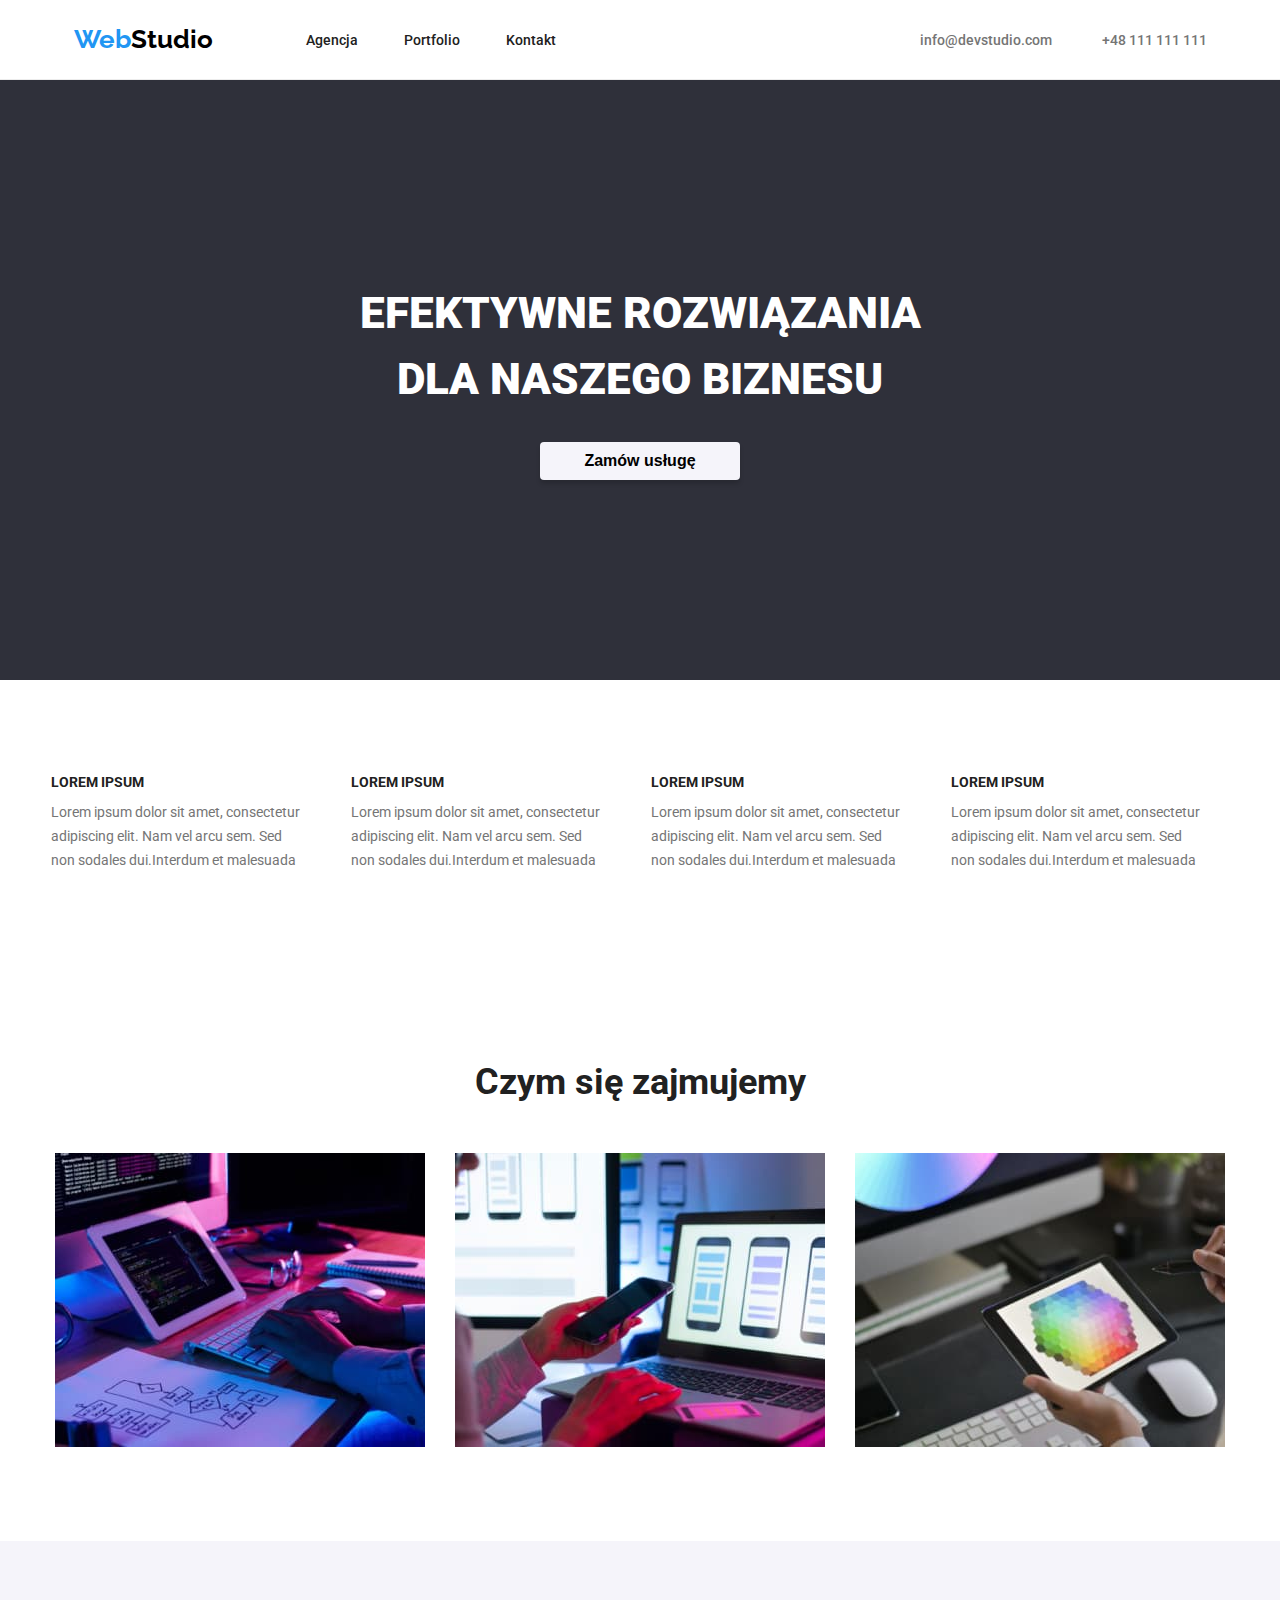
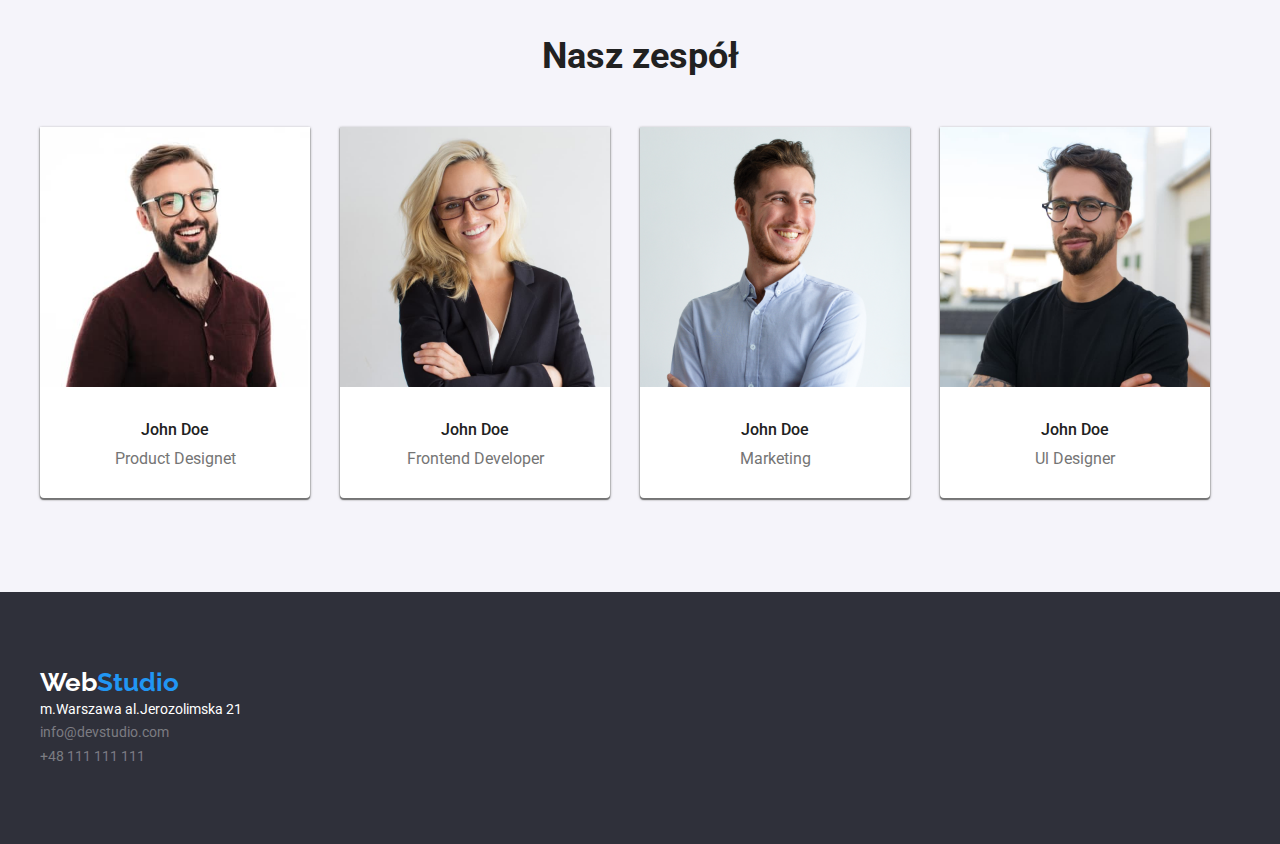
<file: index.html>
<!doctype html>
<html lang="en">

<head>
    <title>Zadanie domowe</title>
    <meta name="description" content="Zadanie domowe">
    <meta charset="utf-8">
    <link rel="stylesheet" href="css/styles.css">
    <link rel="preconnect" href="https://fonts.googleapis.com">
    <link rel="preconnect" href="https://fonts.gstatic.com" crossorigin>
    <link rel="stylesheet" href="https://cdnjs.cloudflare.com/ajax/libs/modern-normalize/1.1.0/modern-normalize.min.css"
        integrity="sha512-wpPYUAdjBVSE4KJnH1VR1HeZfpl1ub8YT/NKx4PuQ5NmX2tKuGu6U/JRp5y+Y8XG2tV+wKQpNHVUX03MfMFn9Q=="
        crossorigin="anonymous" referrerpolicy="no-referrer">

    <link
        href="https://fonts.googleapis.com/css2?family=Raleway:wght@700&family=Roboto:wght@400;500;700;900&display=swap"
        rel="stylesheet">
</head>

<body>
    <header class="header">
        <div class="logo-header">
            <a class="link-black" href="./index.html"><span class="blue-font">Web</span>Studio</a>
        </div>
        <nav>
            <ul class="site-nav">
                <li><a class="agency" href="./index.html" target="_blank">Agencja</a></li>
                <li><a class="portfolio" href="./portfolio.html" target="_blank">Portfolio</a></li>
                <li><a class="contact" href="./Kontakt" target="_blank">Kontakt</a>
            </ul>
        </nav>
        <ul class="connect">
            <li><a class="mailto" href="/mailto:info@devstudio.com">info@devstudio.com</a></li>
            <li><a class="number" href="/tel:48111111111">+48 111 111 111</a>
        </ul>
    </header>

    <main>

        <div class="border-heading">

            <h1 class="main-title">EFEKTYWNE ROZWIĄZANIA<br>DLA NASZEGO BIZNESU</h1>

            <button class="bg" type="button">Zamów usługę</button>

        </div>
        <div class="container">
            <section class="section">

                <article class="article-lorem">


                    <div class="card">
                        <h5 class="text-title">Lorem ipsum</h5>
                        <h6 class="article-text">Lorem ipsum dolor sit amet, consectetur<br>adipiscing elit. Nam vel
                            arcu sem.
                            Sed<br>non sodales dui.Interdum et malesuada
                        </h6>
                    </div>
                    <div class="card">
                        <h5 class="text-title">Lorem ipsum</h5>
                        <h6 class="article-text">Lorem ipsum dolor sit amet, consectetur<br>adipiscing elit. Nam vel
                            arcu sem.
                            Sed<br>non sodales dui.Interdum et
                            malesuada
                        </h6>
                    </div>
                    <div class="card">
                        <h5 class="text-title">Lorem ipsum
                        </h5>
                        <h6 class="article-text">Lorem ipsum dolor sit amet, consectetur<br>adipiscing elit. Nam vel
                            arcu sem.
                            Sed<br>non sodales dui.Interdum et
                            malesuada
                        </h6>
                    </div>
                    <div class="card">
                        <h5 class="text-title">Lorem ipsum
                        </h5>
                        <h6 class="article-text">Lorem ipsum dolor sit amet, consectetur<br>adipiscing elit. Nam vel
                            arcu sem.
                            Sed<br>non sodales dui.Interdum et malesuada
                        </h6>
                    </div>

                </article>
            </section>
        </div>
        <div class="container">
            <section class="section">
                <h2 class="work"> Czym się zajmujemy
                </h2>
                <div class="product">
                    <img alt="someone is programming something on the computer" src="images/programing.jpg" width="370"
                        height="294">
                    <img alt="someone is creating phone apps" src="images/application.jpg" width="370" height="294">
                    <img alt="someone is testing apps on a tablet" src="images/test.jpg" width="370" height="294">
                </div>
            </section>
        </div>

        <section class="team-background section">
            <div class="container">
                <h2 class="team">Nasz zespół</h2>
                <div class="team-gallery">
                    <div class="figure-johndoe">
                        <figure>
                            <img alt="John Doe Product Designet" src="images/productdisainer.jpg" width="270" height="260">
                            <figcaption>
                                <ul class="johndoe-list">
                                    <li class="name-john">John Doe</li>
                                    <li class="professional-position">Product Designet</li>
                                </ul>
                            </figcaption>
                        </figure>
                    </div>
                    <div class="figure-johndoe">
                        <figure>
                            <img class="img-margin" alt="John Doe Frontend Developer" src="images/frontenddeveloper.jpg" width="270"
                                height="260">
                            <figcaption>
                                <ul class="johndoe-list">
                                    <li class="name-john">John Doe</li>
                                    <li class="professional-position">Frontend Developer</li>
                                </ul>
                            </figcaption>
                        </figure>
                    </div>
                    <div class="figure-johndoe">
                        <figure>
                            <img alt="John Doe Marketing" src="images/marketing.jpg" width="270" height="260">
                            <figcaption>
                                <ul class="johndoe-list">
                                    <li class="name-john">John Doe</li>
                                    <li class="professional-position">Marketing</li>
                                </ul>
                            </figcaption>
                        </figure>
                    </div>
                    <div class="figure-johndoe">
                        <figure>
                            <img alt="John Doe Ul Designer" src="images/uldesigner.jpg" width="270" height="260">
                            <figcaption>
                                <ul class="johndoe-list">
                                    <li class="name-john">John Doe</li>
                                    <li class="professional-position">Ul Designer</li>
                                </ul>
                            </figcaption>
                        </figure>
                    </div>
                </div>
            </div>
        </section>


    </main>
    <footer class="footer">
        <div class="container">
            <div class="footer-logo">
                <a class="link-white" href="./index.html">Web<span class="blue-font">Studio</span></a>
            </div>
            <address class="address">m.Warszawa al.Jerozolimska 21</address>
            <ul class="footer-link">
                <li><a class="mail" href="/mailto:info@devstudio.com">info@devstudio.com</a></li>
                <li><a class="tel" href="/tel:48111111111">+48 111 111 111</a></li>
            </ul>
        </div>
    </footer>
</body>

</html>
</file>
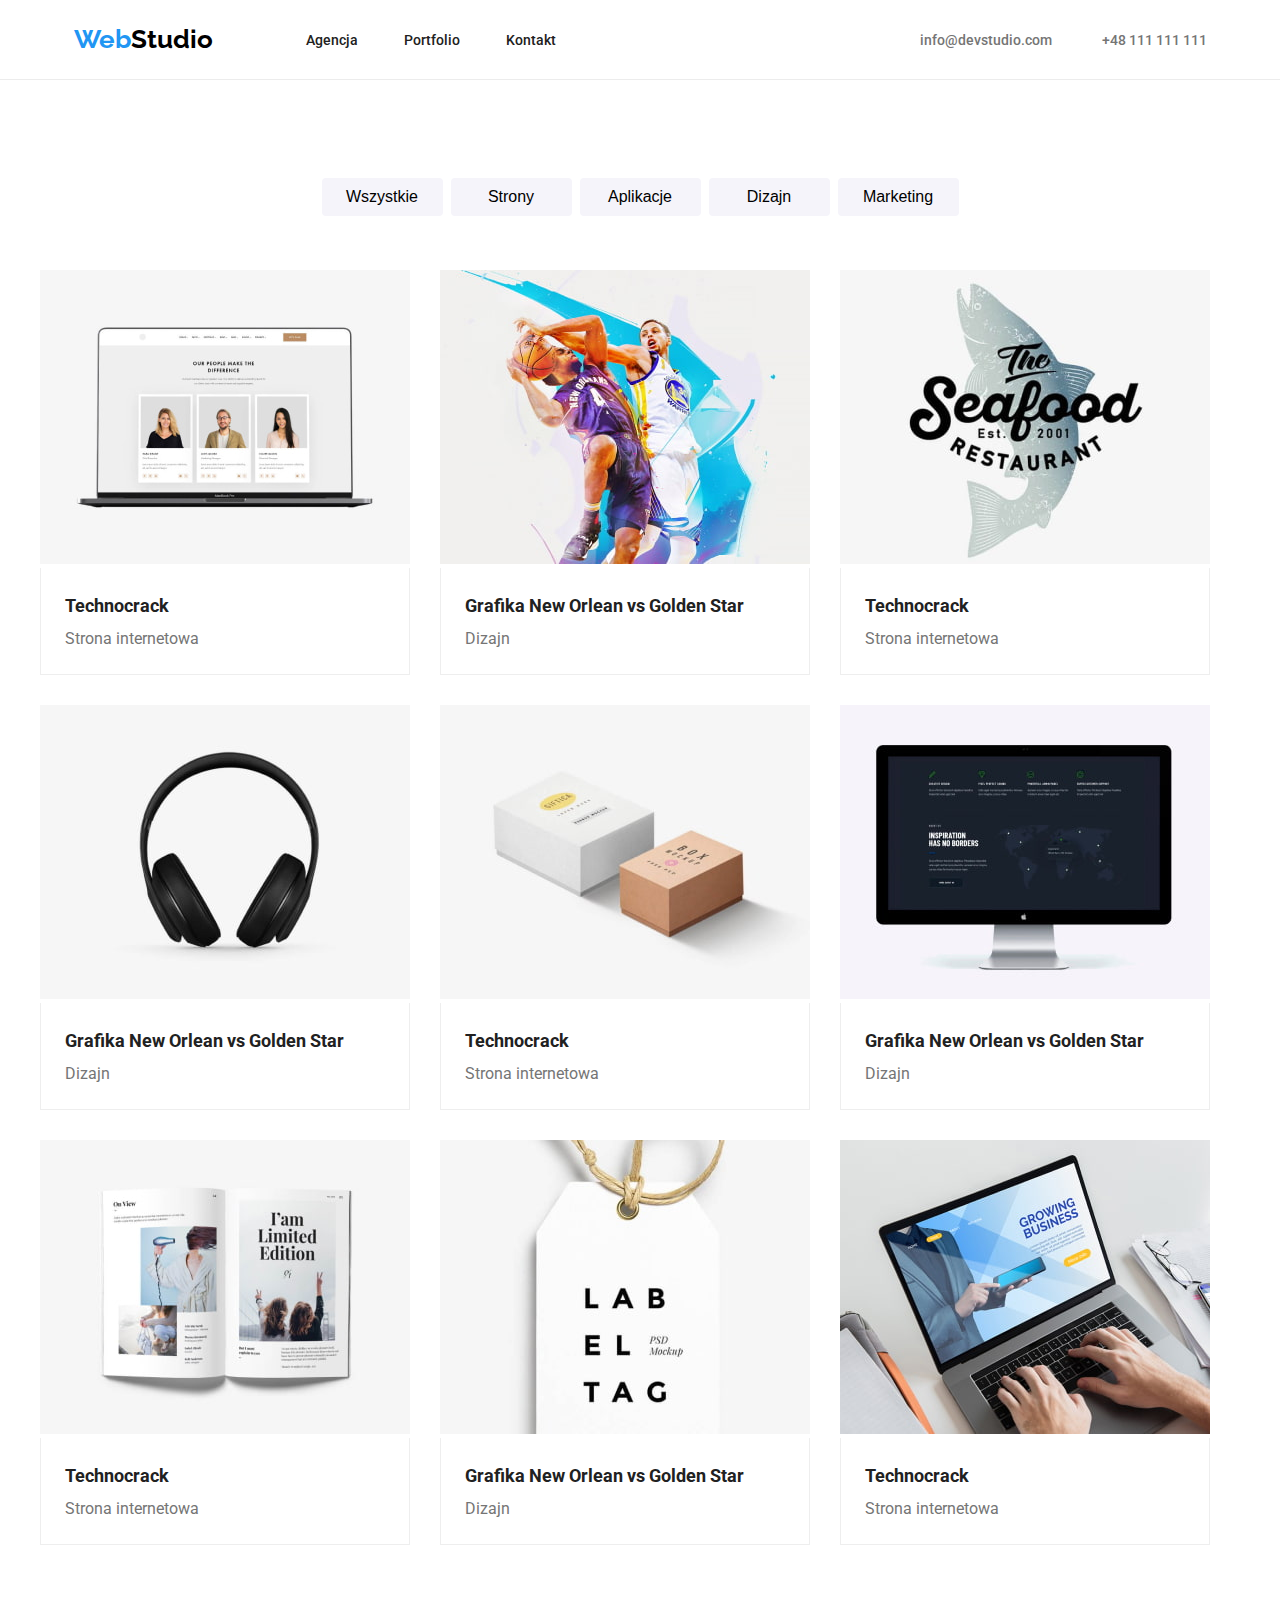
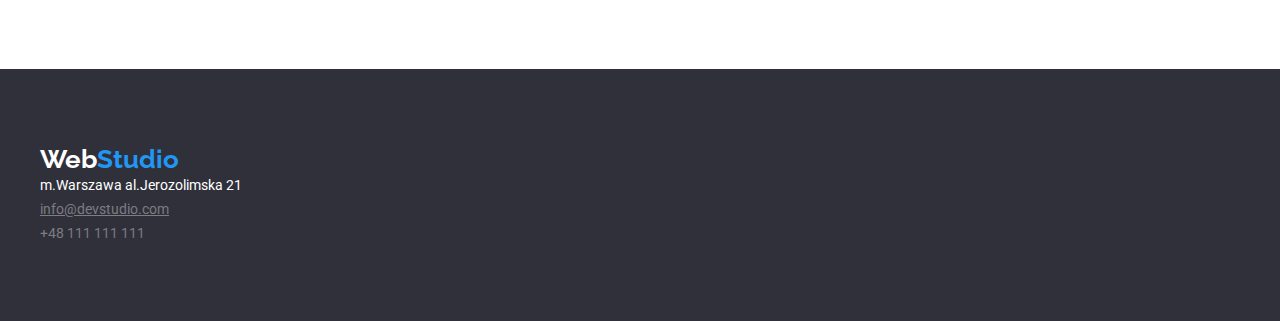
<file: portfolio.html>
<!doctype html>
<html lang="en">

<head>
    <title>Portfolio</title>
    <meta name="description" content="portfolio">
    <meta charset="utf-8">
    <link rel="stylesheet" href="css/styles.css">
    <link rel="preconnect" href="https://fonts.googleapis.com">
    <link rel="preconnect" href="https://fonts.gstatic.com" crossorigin>
    <link rel="stylesheet" href="https://cdnjs.cloudflare.com/ajax/libs/modern-normalize/1.1.0/modern-normalize.min.css"
        integrity="sha512-wpPYUAdjBVSE4KJnH1VR1HeZfpl1ub8YT/NKx4PuQ5NmX2tKuGu6U/JRp5y+Y8XG2tV+wKQpNHVUX03MfMFn9Q=="
        crossorigin="anonymous" referrerpolicy="no-referrer">

    <link
        href="https://fonts.googleapis.com/css2?family=Raleway:wght@700&family=Roboto:wght@400;500;700;900&display=swap"
        rel="stylesheet">
</head>

<body>
    <header class="header">
        <div class="logo-header">
            <a class="link-black" href="./index.html"><span class="blue-font">Web</span>Studio</a>
        </div>
        <nav>
            <ul class="site-nav">
                <li><a class="agency" href="./index.html">Agencja</a></li>
                <li><a class="portfolio" href="./portfolio.html">Portfolio</a></li>
                <li><a class="contact" href="/Kontakt">Kontakt</a>
            </ul>
        </nav>
        <ul class="connect">
            <li><a class="mailto" href="/mailto:info@devstudio.com">info@devstudio.com</a></li>
            <li><a class="number" href="/tel:48111111111">+48 111 111 111</a>
        </ul>
    </header>

    <main>
        <section class="section">
            <div class="container">
                <ul class="button-rectangle">
                    <li><button class="rectangle" type="button">Wszystkie</button></li>
                    <li><button class="rectangle" type="button">Strony</button></li>
                    <li><button class="rectangle" type="button">Aplikacje</button></li>
                    <li><button class="rectangle" type="button">Dizajn</button></li>
                    <li><button class="rectangle" type="button">Marketing</button></li>
                </ul>

                <div class="gallery-figure">
                    <div class="figure">
                        <figure>
                            <img alt="Technocrack Strona internetowa" src="images/Technocrack.jpg" width="370"
                                height="294">
                            <figcaption>
                                <ul class="border-text">
                                    <li class="project-title">Technocrack</li>
                                    <li class="description">Strona internetowa</li>
                                </ul>
                            </figcaption>
                        </figure>
                    </div>
                    <div class="figure">
                        <figure>
                            <img alt="Grafika New Orlean vs Golden Star" src="images/dizajn.jpg" width="370"
                                height="294">
                            <figcaption>
                                <ul class="border-text">
                                    <li class="project-title">Grafika New Orlean vs Golden Star</li>
                                    <li class="description">Dizajn</li>
                                </ul>
                            </figcaption>
                        </figure>
                    </div>
                    <div class="figure">
                        <figure>
                            <img alt="Restauracja Seafood" src="images/seafoodrestaurant.jpg" width="370"
                                height="294">
                            <figcaption>
                                <ul class="border-text">
                                    <li class="project-title">Technocrack</li>
                                    <li class="description">Strona internetowa</li>
                                </ul>
                            </figcaption>
                        </figure>
                    </div>
                    <div class="figure">
                        <figure>
                            <img alt="project prime" src="images/projectprime.jpg" width="370" height="294">
                            <figcaption>
                                <ul class="border-text">
                                    <li class="project-title">Grafika New Orlean vs Golden Star</li>
                                    <li class="description">Dizajn</li>
                                </ul>
                            </figcaption>
                        </figure>
                    </div>
                    <div class="figure">
                        <figure>
                            <img alt="project box" src="images/projectbox.jpg" width="370" height="294">
                            <figcaption>
                                <ul class="border-text">
                                    <li class="project-title">Technocrack</li>
                                    <li class="description">Strona internetowa</li>
                                </ul>
                            </figcaption>
                        </figure>
                    </div>
                    <div class="figure">
                        <figure>
                            <img alt="inspiration" src="images/inspiration.jpg" width="370" height="294">
                            <figcaption>
                                <ul class="border-text">
                                    <li class="project-title">Grafika New Orlean vs Golden Star</li>
                                    <li class="description">Dizajn</li>
                                </ul>
                            </figcaption>
                        </figure>
                    </div>
                    <div class="figure">
                        <figure>
                            <img alt="magazin limited" src="images/magazinlimited.jpg" width="370" height="294">
                            <figcaption>
                                <ul class="border-text">
                                    <li class="project-title">Technocrack</li>
                                    <li class="description">Strona internetowa</li>
                                </ul>
                            </figcaption>
                        </figure>
                    </div>
                    <div class="figure">
                        <figure>
                            <img alt="project lab" src="images/projectlab.jpg" width="370" height="294">
                            <figcaption>
                                <ul class="border-text">
                                    <li class="project-title">Grafika New Orlean vs Golden Star</li>
                                    <li class="description">Dizajn</li>
                                </ul>
                            </figcaption>
                        </figure>
                    </div>
                    <div class="figure">
                        <figure>
                            <img alt="growing bisness" src="images/growingbisness.jpg" width="370" height="294">
                            <figcaption>
                                <ul class="border-text">
                                    <li class="project-title">Technocrack</li>
                                    <li class="description">Strona internetowa</li>
                                </ul>
                            </figcaption>
                        </figure>
                    </div>
                </div>
            </div>
        </section>
    </main>


    <footer class="footer">
        <div class="container">
            <div class="footer-logo">
                <a class="link-white" href="./index.html">Web<span class="blue-font">Studio</span></a>
            </div>
            <address class="address">m.Warszawa al.Jerozolimska 21</address>
            <ul class="footer-link">
                <li><a class="mail-portfolio" href="/mailto:info@devstudio.com">info@devstudio.com</a></li>
                <li><a class="tel" href="/tel:48111111111">+48 111 111 111</a></li>
            </ul>
        </div>
    </footer>

</body>

</html>
</file>
<file: css/styles.css>
body {
    font-family: 'Roboto', 'Raleway', sans-serif;
    color: #757575;
}

* {
    margin: 0;
    padding: 0;
}

ul {
    list-style: none;
    align-items: center;
    justify-content: center;
}

.card h5 {
    margin-bottom: 10px;
}

h5 {
    margin-right: 30px;
}

h6 {
    margin-right: 30px;
}

h2 {
    margin-bottom: 50px;
}

.container {
    width: 1200px;
    margin: auto;
}

.section {
    padding: 94px 0px;
}

.header {
    display: flex;
    justify-content: center;
    align-items: center;
    border-bottom: 1px solid #ececec;
}

.logo-header {
    font-size: 26px;
    font-weight: 700;
    font-family: 'Raleway', sans-serif;
    line-height: 1.17;
    margin-right: 93px;
    padding-bottom: 25px;
    padding-top: 24px;

}

.footer-logo {
    font-size: 26px;
    font-weight: 700;
    font-family: 'Raleway', sans-serif;
    line-height: 1.17;
}

.blue-font {
    color: #2196f3;
}

.link-black:hover {
    color: #2196F3;
}

.link-black {
    color: #000000;
    text-decoration: none;
}

.link-white:hover {
    color: #2196F3;
}

.link-white {
    color: #ffff;
    text-decoration: none;
}

.site-nav {
    display: flex;
    font-size: 14px;
    font-weight: 500;
    line-height: 1.17;

}

.agency {
    color: #212121;
    text-decoration: none;
    margin-right: 46px;
}

.agency:hover {
    color: #2196F3;
}

.portfolio {
    color: #212121;
    text-decoration: none;
    margin-right: 46px;
}

.portfolio:hover {
    color: #2196F3;
}

.contact {
    color: #212121;
    text-decoration: none;
    margin-right: 364px;
}

.contact:hover {
    color: #2196F3;
}

.project-title {
    font-size: 18px;
    font-weight: 700;
    line-height: 2.00;
    color: #212121;
}

.description {
    font-size: 16px;
    line-height: 1.87;
    color: #757575;
}

.connect {
    display: flex;
    justify-content: space-between;
    font-size: 14px;
    font-weight: 500;
    line-height: 1.17;
    color: #212121;
}

.mailto {
    color: #757575;
    text-decoration: none;
    margin-right: 50px;
}

.mailto:hover {
    color: #2196F3;
}

.number {
    color: #757575;
    text-decoration: none;

}

.number:hover {
    color: #2196F3;
}

.border-heading {
    display: flex;
    flex-direction: column;
    justify-content: center;
    background-color: #2F303A;
    height: 600px;
    left: 0px;
    top: 80px;
    border-radius: 0px;
}

.main-title {
    font-size: 44px;
    font-weight: 900;
    line-height: 1.5;
    text-align: center;
    margin-top: 200px;
    color: #ffff
}


.bg {

    background-color: #F5F4FA;
    border: none;
    cursor: pointer;
    margin-top: 30px;
    margin-right: auto;
    margin-bottom: 200px;
    margin-left: auto;
    height: 50px;
    width: 200px;
    border-radius: 4px;
    font-size: 16px;
    font-weight: 700;
    line-height: 1.87;
    box-shadow: 0px 4px 4px rgba(0, 0, 0, 0.15);

}

.bg:hover {
    background-color: #2196F3;
    font-size: 16px;
    font-weight: 700;
    color: #ffff;
}

.article-lorem {
    display: flex;
    justify-content: space-around;

}

.product {

    display: flex;
    justify-content: space-around;

}

.team-background {

    background-color: #F5F4FA;
}

.team-gallery {
    display: flex;
    justify-items: center;

}

.button-rectangle {
    display: flex;
    margin-bottom: 50px;

}

.rectangle {
    background-color: #F5F4FA;
    border: none;
    cursor: pointer;
    height: 38px;
    width: 121px;
    border-radius: 4px;
    font-size: 16px;
    font-weight: 500;
    line-height: 1.62;
    margin: 4px;
}

.rectangle:hover {
    background-color: #2196F3;
    font-size: 16px;
    font-weight: 700;
    color: #ffff;
}

.gallery-figure {
    display: flex;
    justify-content: center;
    flex-wrap: wrap;


}

.figure {
    margin-right: 30px;
    margin-bottom: 30px;
}

.border-text {
    border-top: none;
    border-left: 1px solid #EEEEEE;
    border-bottom: 1px solid #EEEEEE;
    border-right: 1px solid #EEEEEE;
    padding-left: 24px;
    padding-bottom: 20px;
    padding-top: 20px;
}

.text-title {
    text-transform: uppercase;
    font-size: 14px;
    font-weight: 700;
    line-height: 1.17;
    color: #212121;
}

.article-text {
    font-size: 14px;
    font-weight: 400;
    line-height: 1.71;
    color: #757575;
}

.work {
    font-size: 36px;
    font-weight: 700;
    line-height: 1.17;
    text-align: center;
    color: #212121;
}

.team {
    font-size: 36px;
    font-weight: 700;
    line-height: 1.17;
    text-align: center;
    color: #212121;
}

.name-john {
    text-align: center;
    margin-bottom: 10px;
    margin-top: 30px;
    font-size: 16px;
    font-weight: 500;
    line-height: 1.17;
    color: #212121;
}


.figure-johndoe {
    display: flex;
    padding: 0px;
    margin-right: 30px;
    box-shadow: 0px 1px 3px, 0px 1px 1px, 0px 2px 1px;
    border-radius: 0px 0px 4px 4px;
    background-color: #FFFFFF;
}

.professional-position {
    text-align: center;
    margin-top: 10px;
    margin-bottom: 30px;
    padding: 0px;
    font-size: 16px;
    line-height: 1.17;
    color: #757575;
}

.footer {
    display: flex;
    flex-direction: column;
    justify-content: center;
    background-color: #2F303A;
    height: 252px;
    left: 0px;
    top: 2097px;
    border-radius: 0px;

}

.address {
    font-style: normal;
    font-size: 14px;
    line-height: 1.71;
    color: #ffff
}

.tel {
    font-style: normal;
    font-size: 14px;
    line-height: 1.71;
    color: #FFFFFF60;
    text-decoration: none;
}

.tel:hover {
    color: #2196F3;
}

.mail {
    font-style: normal;
    font-size: 14px;
    line-height: 1.71;
    color: #FFFFFF60;
    text-decoration: none;
}

.mail:hover {
    color: #2196F3;
}

.mail-portfolio {
    font-style: normal;
    font-size: 14px;
    line-height: 1.71;
    text-decoration: underline;
    color: #FFFFFF60;
}

.footer-link {
    margin: 0px;
    padding: 0px;
}

.mail-portfolio:hover {
    color: #2196F3;
}
</file>
